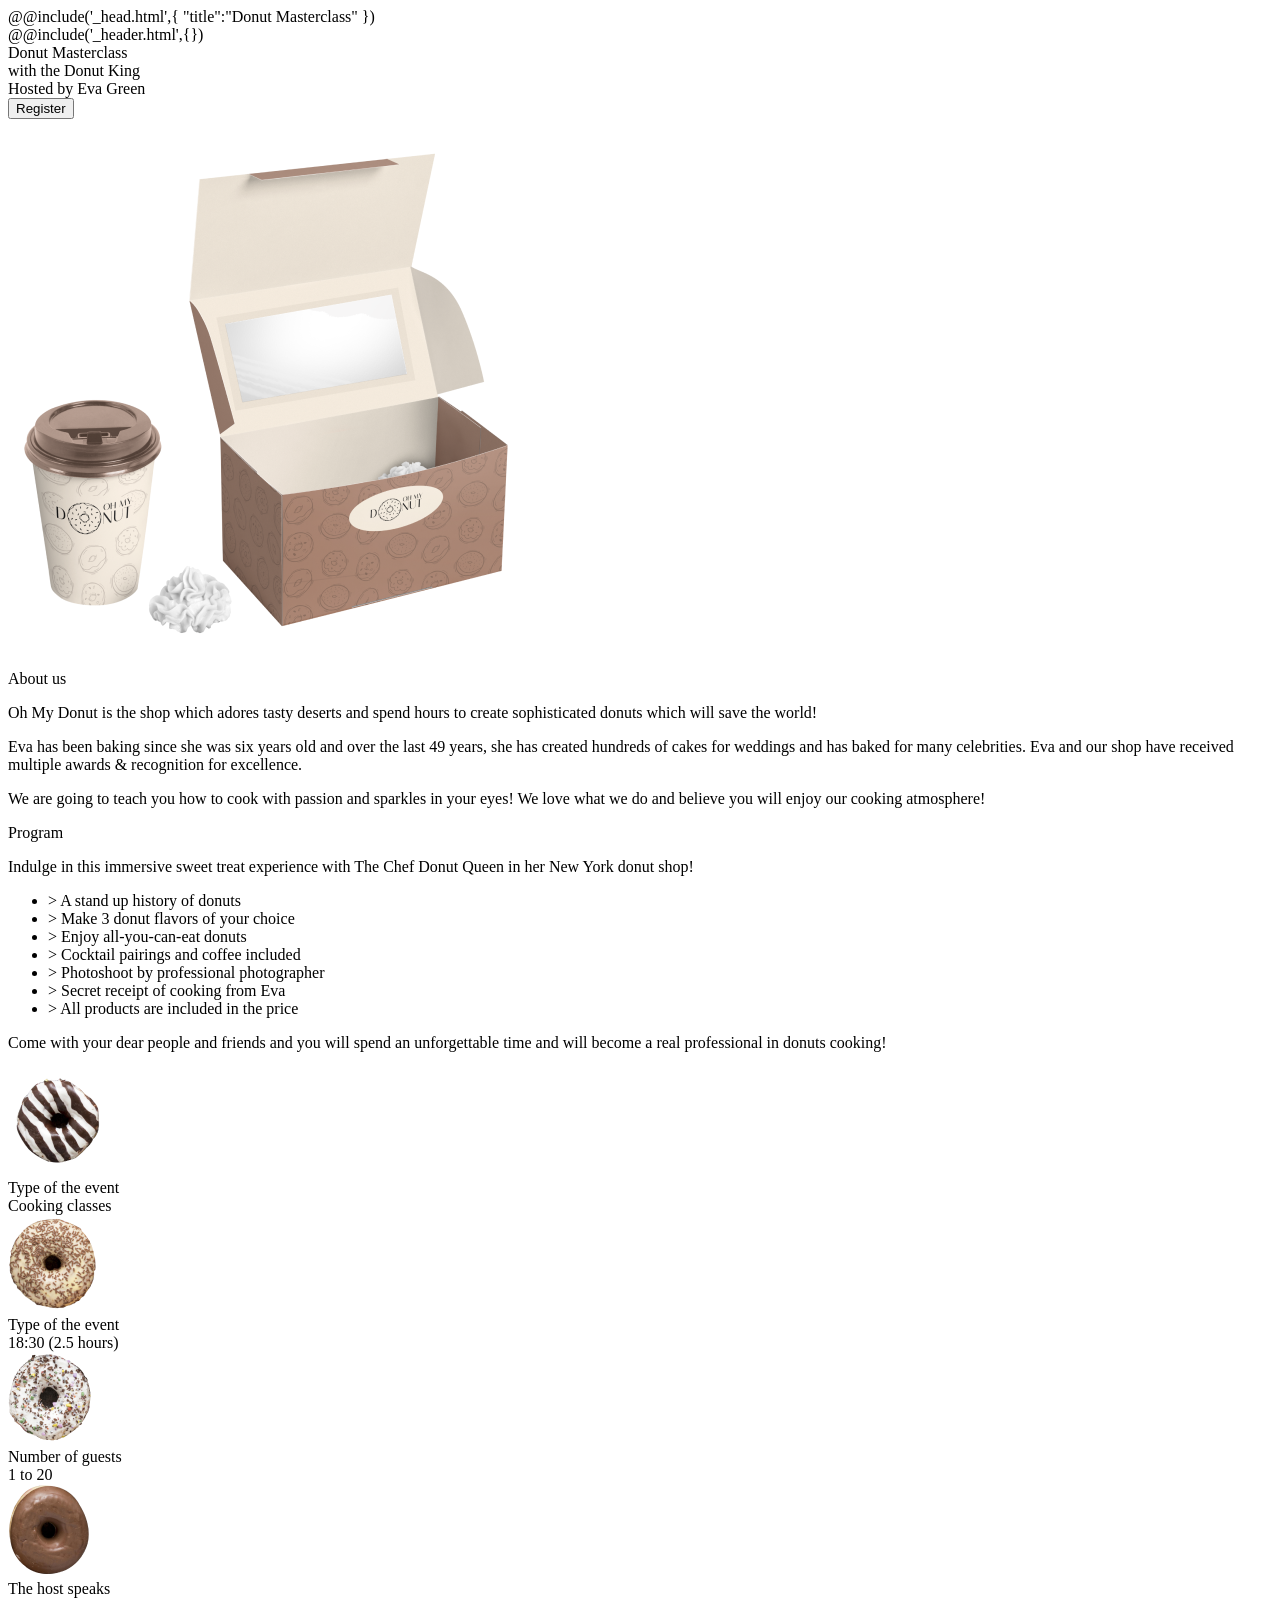
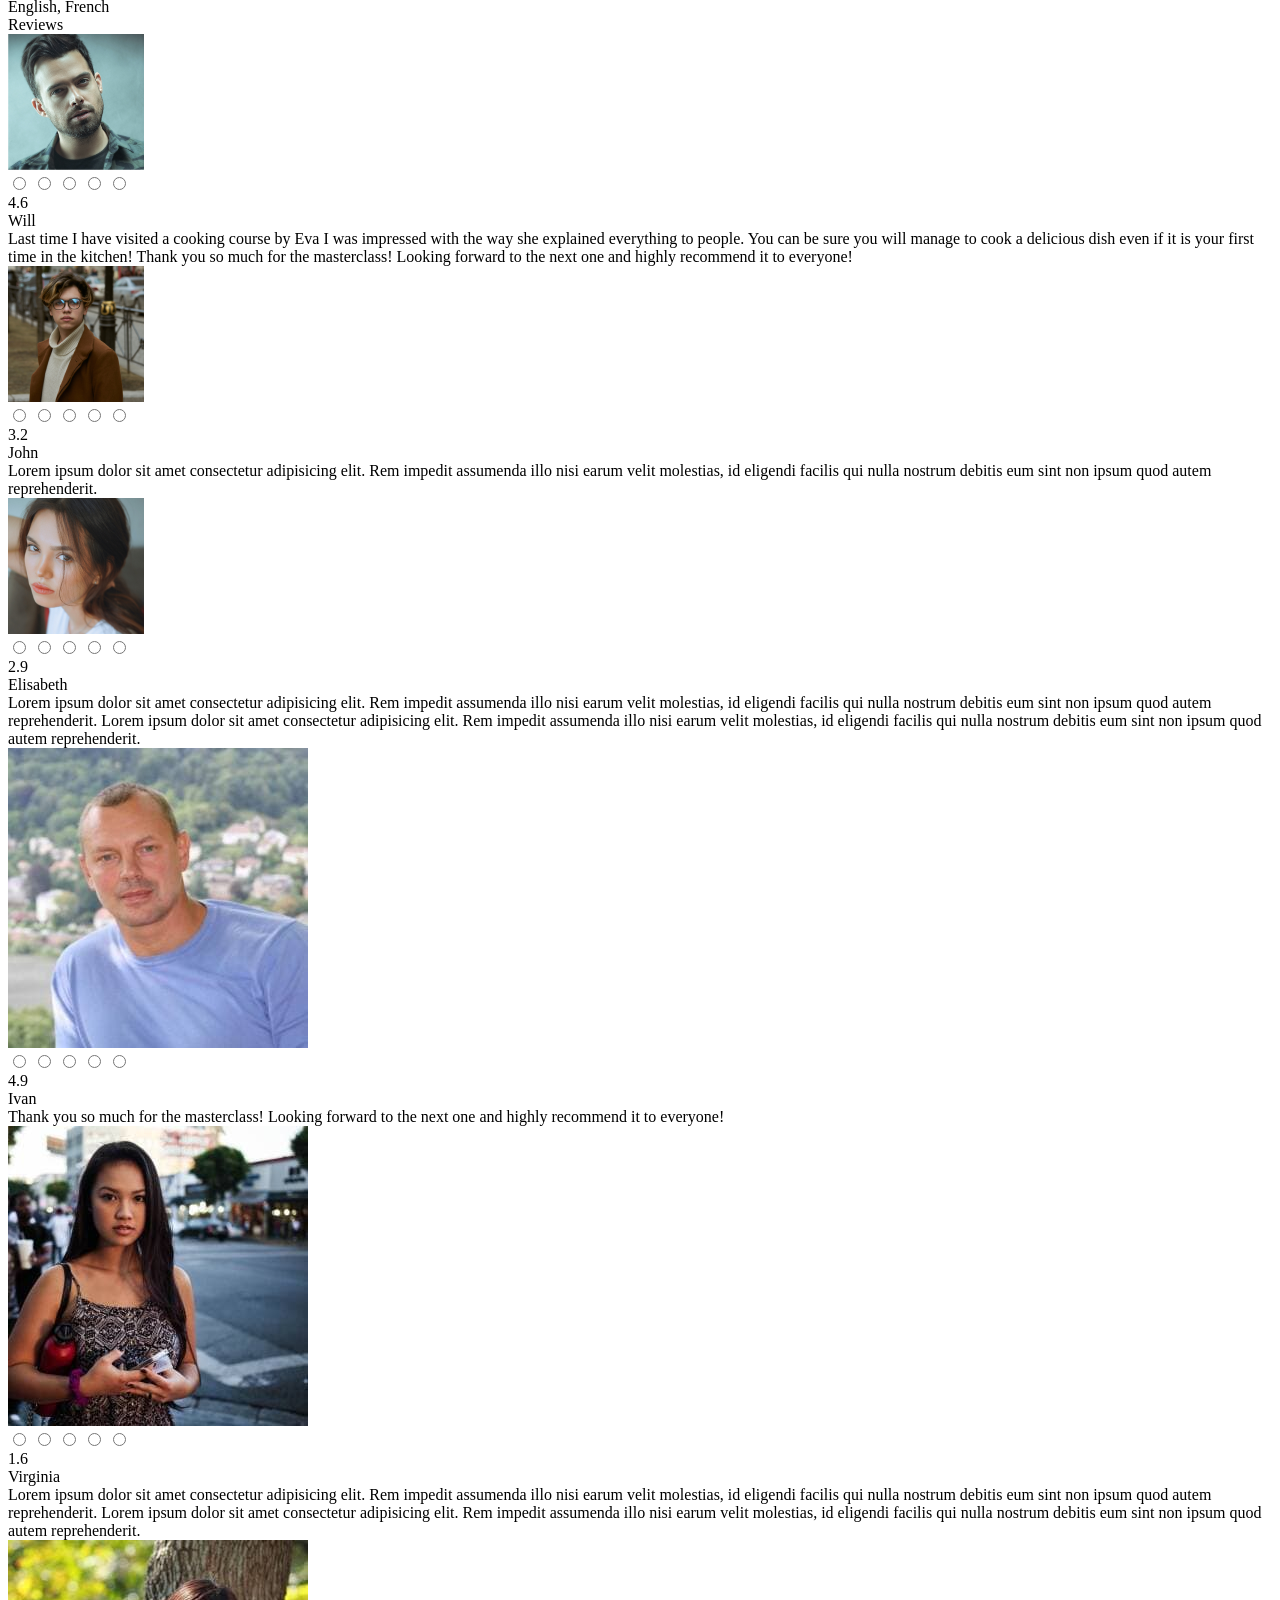
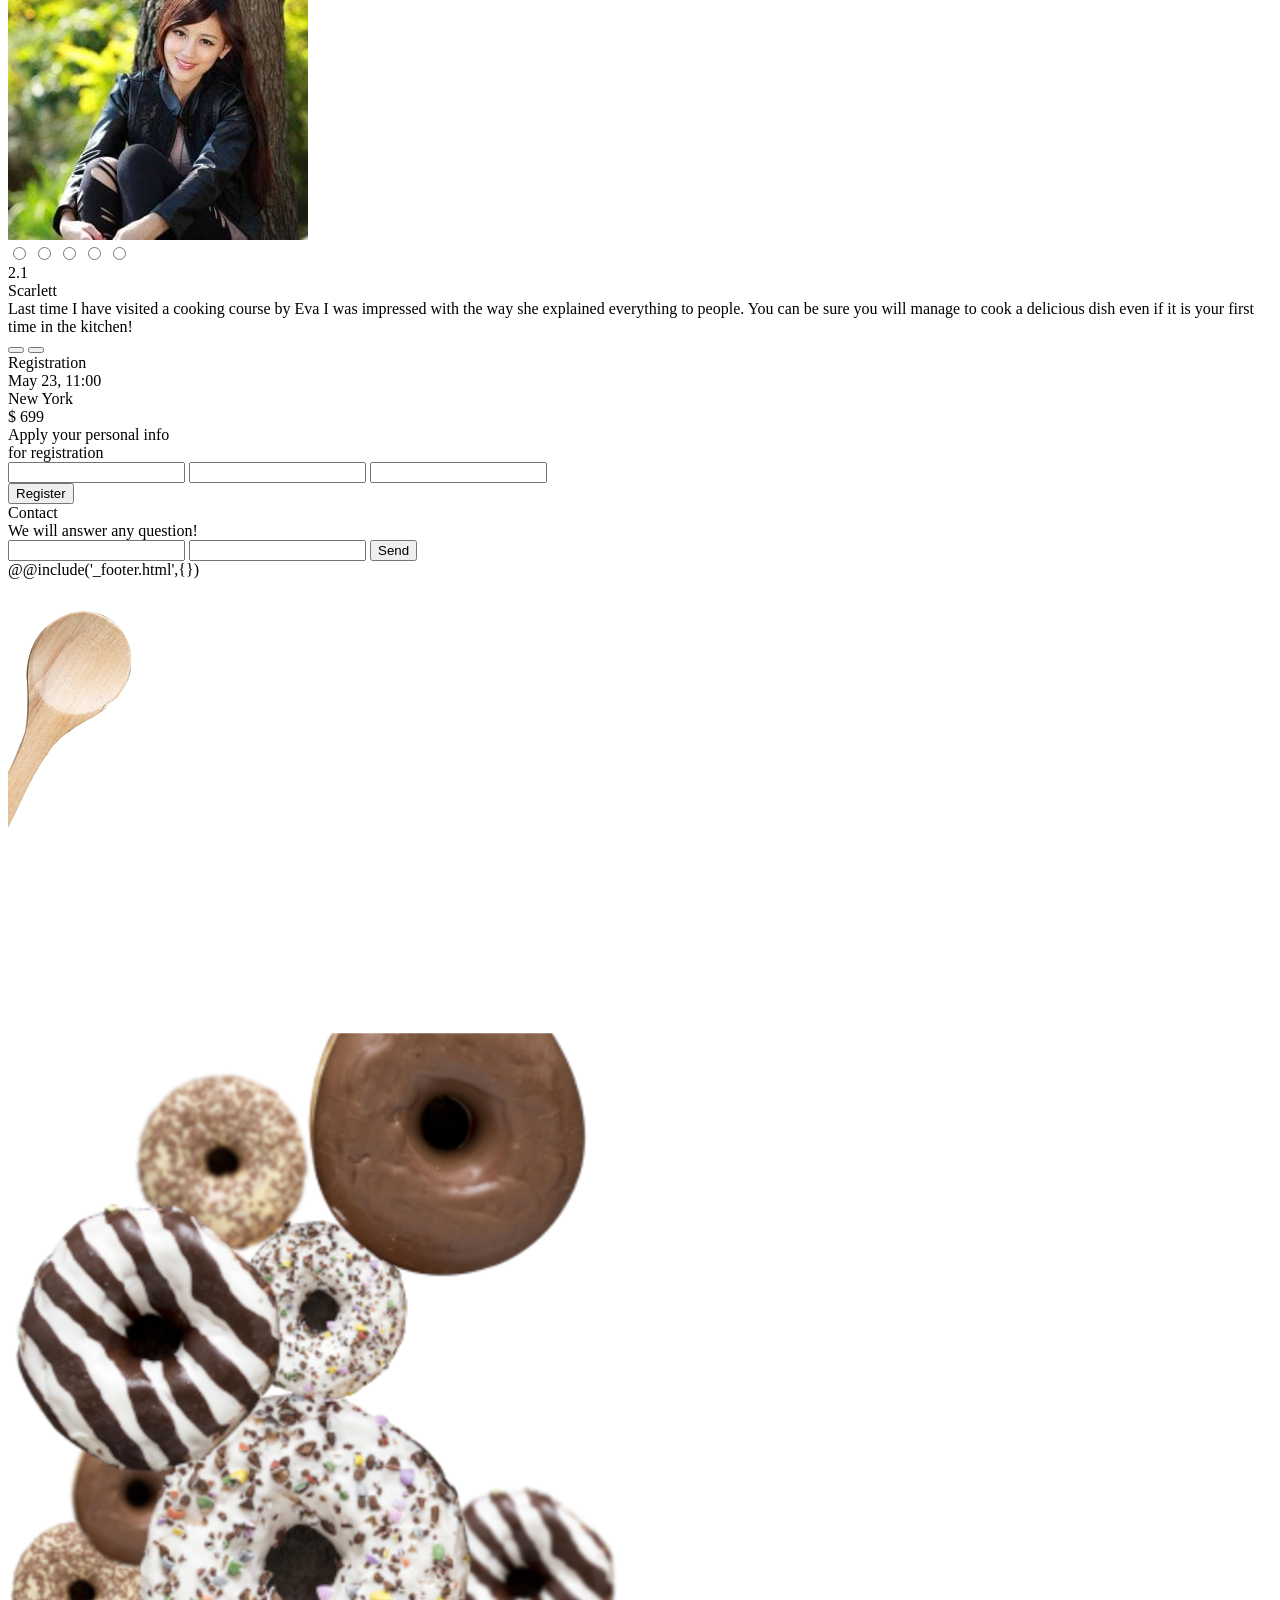
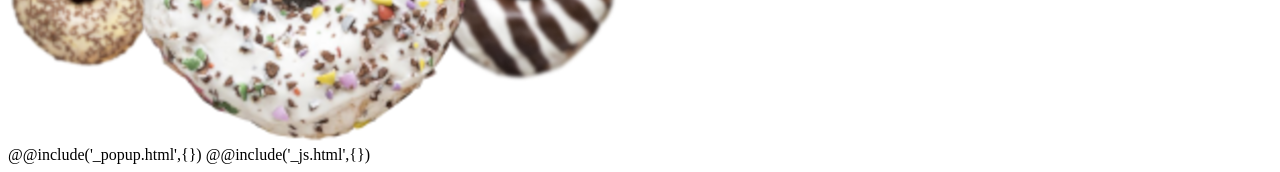
<file: #src/index.html>
<!DOCTYPE html>
<html lang="ru">
@@include('_head.html',{
"title":"Donut Masterclass"
})

<body>
	<div class="wrapper">

		@@include('_header.html',{})
		<main class="page">
			<section class="page__contant-main contant-main">
				<div class="contant-main__container _container">
					<div class="contant-main__title">Donut Masterclass<br />with the Donut King</div>
					<div class="contant-main__by">Hosted by Eva Green</div>
					<button type="submit" class="contant-main__register buttons">Register</button>
					<div class="contant-main__social">
						<div class="social__items social_left">
							<a href="" class="social-item _icon-twitter"></a>
							<a href="" class="social-item _icon-instagram"></a>
							<a href="" class="social-item _icon-facebook"></a>
						</div>
					</div>
				</div>
			</section>
			<section class="page__about about">
				<div class="about__container _container">
					<div class="about__body">
						<div class="about__img">
							<img src="img/CupcakeBox.png" alt="">
						</div>
						<div data-spollers="670,max" class="about__content">
							<!--<div class="spollers-block__item">-->

							<div data-spoller="" class="about__title title spollers-block__title _spoller">About us
							</div>
							<!--<button type="button" data-spoller="" class="about__title title ">About us</button>-->
							<div class="about__text text spollers-block__body">
								<p>Oh My Donut is the shop which adores tasty deserts and spend hours to create
									sophisticated donuts which will save the
									world!</p>
								<p>Eva has been baking since she was six years old and over the last 49 years, she
									has created hundreds of cakes for weddings and has baked for many celebrities.
									Eva
									and our shop have received multiple
									awards & recognition for excellence.</p>
								<p>We are going to teach you how to cook with passion and sparkles in your eyes! We
									love
									what we do and believe you will
									enjoy our cooking atmosphere!</p>
							</div>

						</div>
					</div>
				</div>
			</section>
			<section class="page__program program">
				<div class="program__container _container">
					<div class="program__body">
						<div data-spollers="670,max" class="program__content">
							<div data-spoller class="program__title title">Program</div>
							<div class="program__text text">
								<p>Indulge in this immersive sweet treat experience with The Chef Donut Queen
									in her New York donut shop!</p>
								<ul>
									<li>> A stand up history of donuts</li>
									<li>> Make 3 donut flavors of your choice</li>
									<li>> Enjoy all-you-can-eat donuts</li>
									<li>> Cocktail pairings and coffee included</li>
									<li>> Photoshoot by professional photographer</li>
									<li>> Secret receipt of cooking from Eva</li>
									<li>> All products are included in the price</li>
								</ul>
								<p>Come with your dear people and friends
									and you will spend an unforgettable time and
									will become a real professional
									in donuts cooking!</p>
							</div>
						</div>
						<div class="program__events events">
							<div class="events__cols">
								<div class="events__col">
									<div class="events__item-container">
										<div class="events__img">
											<img src="img/pic01.png" alt="">
										</div>
										<div class="events__item">
											<div class="events__title">Type of the event</div>
											<div class="events__text">Cooking classes</div>
											<div class="events__icon _icon-chef-hat"></div>
										</div>
									</div>
									<div class="events__item-container">
										<div class="events__item">
											<div class="events__img">
												<img src="img/pic04.png" alt="">
											</div>
											<div class="events__title">Type of the event</div>
											<div class="events__text">18:30 (2.5 hours)</div>
											<div class="events__icon _icon-clock"></div>
										</div>
									</div>
								</div>
								<div class="events__col events__col_down">
									<div class="events__item-container">
										<div class="events__item">
											<div class="events__img">
												<img src="img/pic02.png" alt="">
											</div>
											<div class="events__title">Number of guests</div>
											<div class="events__text">1 to 20</div>
											<div class="events__icon _icon-people"></div>
										</div>
									</div>
									<div class="events__item-container">
										<div class="events__item">
											<div class="events__img">
												<img src="img/pic03.png" alt="">
											</div>
											<div class="events__title">The host speaks</div>
											<div class="events__text">English, French</div>
											<div class="events__icon _icon-chat"></div>
										</div>
									</div>
								</div>
							</div>
						</div>
					</div>
				</div>
			</section>
			<section class="page__reviews reviews">
				<div class="reviews__container _container">
					<div class="reviews__title title">Reviews</div>
					<div class="reviews__slider slider-reviews">
						<div class="slider-reviews__body _swiper">
							<div class="slider-reviews__slide">
								<div class="slider-reviews__photo _ibg">
									<img src="img/photo/photo03.png" alt="">
								</div>
								<div class="slider-reviews__rating">
									<div data-ajax="false" class="rating rating_set">
										<div class="rating__body">
											<div class="rating__active"></div>
											<div class="rating__items">
												<input type="radio" class="rating__item" value="1" name="rating">
												<input type="radio" class="rating__item" value="2" name="rating">
												<input type="radio" class="rating__item" value="3" name="rating">
												<input type="radio" class="rating__item" value="4" name="rating">
												<input type="radio" class="rating__item" value="5" name="rating">
											</div>
										</div>
										<div class="rating__value">4.6</div>
									</div>
								</div>
								<div class="slider-reviews__name">Will</div>
								<div data-swiper-parallax-opacity="0" data-swiper-parallax-y="-100%"
									class="slider-reviews__text">Last time I have visited a cooking course by Eva
									I was impressed with the way she explained everything
									to people. You can be sure you will manage to cook a delicious dish even if it is
									your first time in the kitchen!
									Thank you so much for the masterclass! Looking forward to the next one and highly
									recommend it to everyone!</div>
							</div>
							<div class="slider-reviews__slide">
								<div class="slider-reviews__photo _ibg">
									<img src="img/photo/photo02.png" alt="">
								</div>
								<div class="slider-reviews__rating">
									<div data-ajax="false" class="rating rating_set">
										<div class="rating__body">
											<div class="rating__active"></div>
											<div class="rating__items">
												<input type="radio" class="rating__item" value="1" name="rating">
												<input type="radio" class="rating__item" value="2" name="rating">
												<input type="radio" class="rating__item" value="3" name="rating">
												<input type="radio" class="rating__item" value="4" name="rating">
												<input type="radio" class="rating__item" value="5" name="rating">
											</div>
										</div>
										<div class="rating__value">3.2</div>
									</div>
								</div>
								<div class="slider-reviews__name">John</div>
								<div data-swiper-parallax-opacity="0" data-swiper-parallax-y="-100%"
									class="slider-reviews__text">Lorem ipsum dolor sit amet consectetur adipisicing
									elit. Rem impedit assumenda illo nisi earum velit molestias, id eligendi facilis qui
									nulla nostrum debitis eum sint non ipsum quod autem reprehenderit.</div>
							</div>
							<div class="slider-reviews__slide">
								<div class="slider-reviews__photo _ibg">
									<img src="img/photo/photo01.png" alt="">
								</div>
								<div class="slider-reviews__rating">
									<div data-ajax="false" class="rating rating_set">
										<div class="rating__body">
											<div class="rating__active"></div>
											<div class="rating__items">
												<input type="radio" class="rating__item" value="1" name="rating">
												<input type="radio" class="rating__item" value="2" name="rating">
												<input type="radio" class="rating__item" value="3" name="rating">
												<input type="radio" class="rating__item" value="4" name="rating">
												<input type="radio" class="rating__item" value="5" name="rating">
											</div>
										</div>
										<div class="rating__value">2.9</div>
									</div>
								</div>
								<div class="slider-reviews__name">Elisabeth</div>
								<div data-swiper-parallax-opacity="0" data-swiper-parallax-y="-100%"
									class="slider-reviews__text">Lorem ipsum dolor sit amet consectetur adipisicing
									elit. Rem impedit assumenda illo nisi earum velit molestias, id eligendi facilis qui
									nulla nostrum debitis eum sint non ipsum quod autem reprehenderit. Lorem ipsum dolor
									sit amet consectetur adipisicing
									elit. Rem impedit assumenda illo nisi earum velit molestias, id eligendi facilis qui
									nulla nostrum debitis eum sint non ipsum quod autem reprehenderit.</div>
							</div>
							<div class="slider-reviews__slide">
								<div class="slider-reviews__photo _ibg">
									<img src="img/photo/photo06.png" alt="">
								</div>
								<div class="slider-reviews__rating">
									<div data-ajax="false" class="rating rating_set">
										<div class="rating__body">
											<div class="rating__active"></div>
											<div class="rating__items">
												<input type="radio" class="rating__item" value="1" name="rating">
												<input type="radio" class="rating__item" value="2" name="rating">
												<input type="radio" class="rating__item" value="3" name="rating">
												<input type="radio" class="rating__item" value="4" name="rating">
												<input type="radio" class="rating__item" value="5" name="rating">
											</div>
										</div>
										<div class="rating__value">4.9</div>
									</div>
								</div>
								<div class="slider-reviews__name">Ivan</div>
								<div data-swiper-parallax-opacity="0" data-swiper-parallax-y="-100%"
									class="slider-reviews__text">Thank you so much for the masterclass! Looking forward
									to the next one and highly recommend it to everyone!
								</div>
							</div>
							<div class="slider-reviews__slide">
								<div class="slider-reviews__photo _ibg">
									<img src="img/photo/photo05.png" alt="">
								</div>
								<div class="slider-reviews__rating">
									<div data-ajax="false" class="rating rating_set">
										<div class="rating__body">
											<div class="rating__active"></div>
											<div class="rating__items">
												<input type="radio" class="rating__item" value="1" name="rating">
												<input type="radio" class="rating__item" value="2" name="rating">
												<input type="radio" class="rating__item" value="3" name="rating">
												<input type="radio" class="rating__item" value="4" name="rating">
												<input type="radio" class="rating__item" value="5" name="rating">
											</div>
										</div>
										<div class="rating__value">1.6</div>
									</div>
								</div>
								<div class="slider-reviews__name">Virginia</div>
								<div data-swiper-parallax-opacity="0" data-swiper-parallax-y="-100%"
									class="slider-reviews__text">Lorem ipsum dolor sit amet consectetur adipisicing
									elit. Rem impedit assumenda illo nisi earum velit molestias, id eligendi facilis qui
									nulla nostrum debitis eum sint non ipsum quod autem reprehenderit. Lorem ipsum dolor
									sit amet consectetur adipisicing
									elit. Rem impedit assumenda illo nisi earum velit molestias, id eligendi facilis qui
									nulla nostrum debitis eum sint non ipsum quod autem reprehenderit.</div>
							</div>
							<div class="slider-reviews__slide">
								<div class="slider-reviews__photo _ibg">
									<img src="img/photo/photo04.png" alt="">
								</div>
								<div class="slider-reviews__rating">
									<div data-ajax="false" class="rating rating_set">
										<div class="rating__body">
											<div class="rating__active"></div>
											<div class="rating__items">
												<input type="radio" class="rating__item" value="1" name="rating">
												<input type="radio" class="rating__item" value="2" name="rating">
												<input type="radio" class="rating__item" value="3" name="rating">
												<input type="radio" class="rating__item" value="4" name="rating">
												<input type="radio" class="rating__item" value="5" name="rating">
											</div>
										</div>
										<div class="rating__value">2.1</div>
									</div>
								</div>
								<div class="slider-reviews__name">Scarlett</div>
								<div data-swiper-parallax-opacity="0" data-swiper-parallax-y="-100%"
									class="slider-reviews__text">Last time I have visited a cooking course by Eva I was
									impressed with the way she explained everything to people. You
									can be sure you will manage to cook a delicious dish even if it is your first time
									in the kitchen!
								</div>
							</div>
						</div>
						<div class="slider-reviews__arrows slider-arrows">
							<button type="button" class="slider-arrow slider-arrow_prev _icon-circle-left"></button>
							<span class="slider-arrows__slide-number"></span>
							<button type="button" class="slider-arrow slider-arrow_next _icon-circle-right"></button>
						</div>
						<div class="slider-reviews__dotts"></div>
					</div>
				</div>
			</section>
			<section class="section page__registration registration">
				<div class="registration__container _container">
					<div class="registration__body2">
						<div class="registration__title title">Registration</div>

						<div class="registration__body">

							<div class="registration__col1">
								<div class="registration__text">May 23, 11:00<br />
									New York</div>
								<div class="registration__price">$ 699</div>
							</div>
							<div class="registration__col2">
								<form data-message="subscribe" data-test action="#" class="registration__form form-reg">
									<div class="form-reg__input">
										<div class="form-reg__title">Apply your personal info<br />
											for registration</div>
										<input autocomplete="off" type="text" name="form[]" data-error="enter name"
											data-value="Your name" class="form-reg__name input-common">
										<input autocomplete="off" type="text" name="form[]" data-error="error phone"
											data-value="Phone number" class="form-reg__phone input-common _req _email">
										<input autocomplete="off" type="text" name="form[]" data-error="error email"
											data-value="Email" class="form-reg__email input-common _req _email">
									</div>
									<button type="submit" class="form-reg__button buttons">Register</button>
								</form>
							</div>
						</div>
						<div class="registration__img">
							<!--<img src="img/donut4.png" alt="" class="">-->
						</div>
						<div class="registration__img2">
							<!--<img src="img/donut4.png" alt="" class="">-->
						</div>
					</div>
				</div>
			</section>
			<section class="page__contact contact">
				<div class="contact__container _container">
					<div class="contact__body">
						<div class="contact__title title">Contact</div>
						<div class="contact__text">We will answer any question!</div>
						<form action="#" class="contact__form form-contact">

							<input autocomplete="off" type="text" name="form[]" data-error="error email"
								data-value="Email" class="form-contact__email input-common _req _email">
							<input autocomplete="off" type="text" name="form[]" data-error="enter name"
								data-value="Type your question" class="form-contact__question input-common">


							<button type="submit" class="form-contact__button buttons">Send</button>
						</form>
					</div>
				</div>
			</section>
		</main>
		@@include('_footer.html',{})
		<section class="wrapper__bg-img bg-img">
			<div class="bg-img__images">
				<div class="bg-img__image1">
					<img src="img/spoon.png" alt="">
				</div>
				<div class="bg-img__image2">
					<img src="img/picall.png" alt="">
				</div>
			</div>
		</section>
	</div>
	@@include('_popup.html',{})
	@@include('_js.html',{})
</body>

</html>
</file>
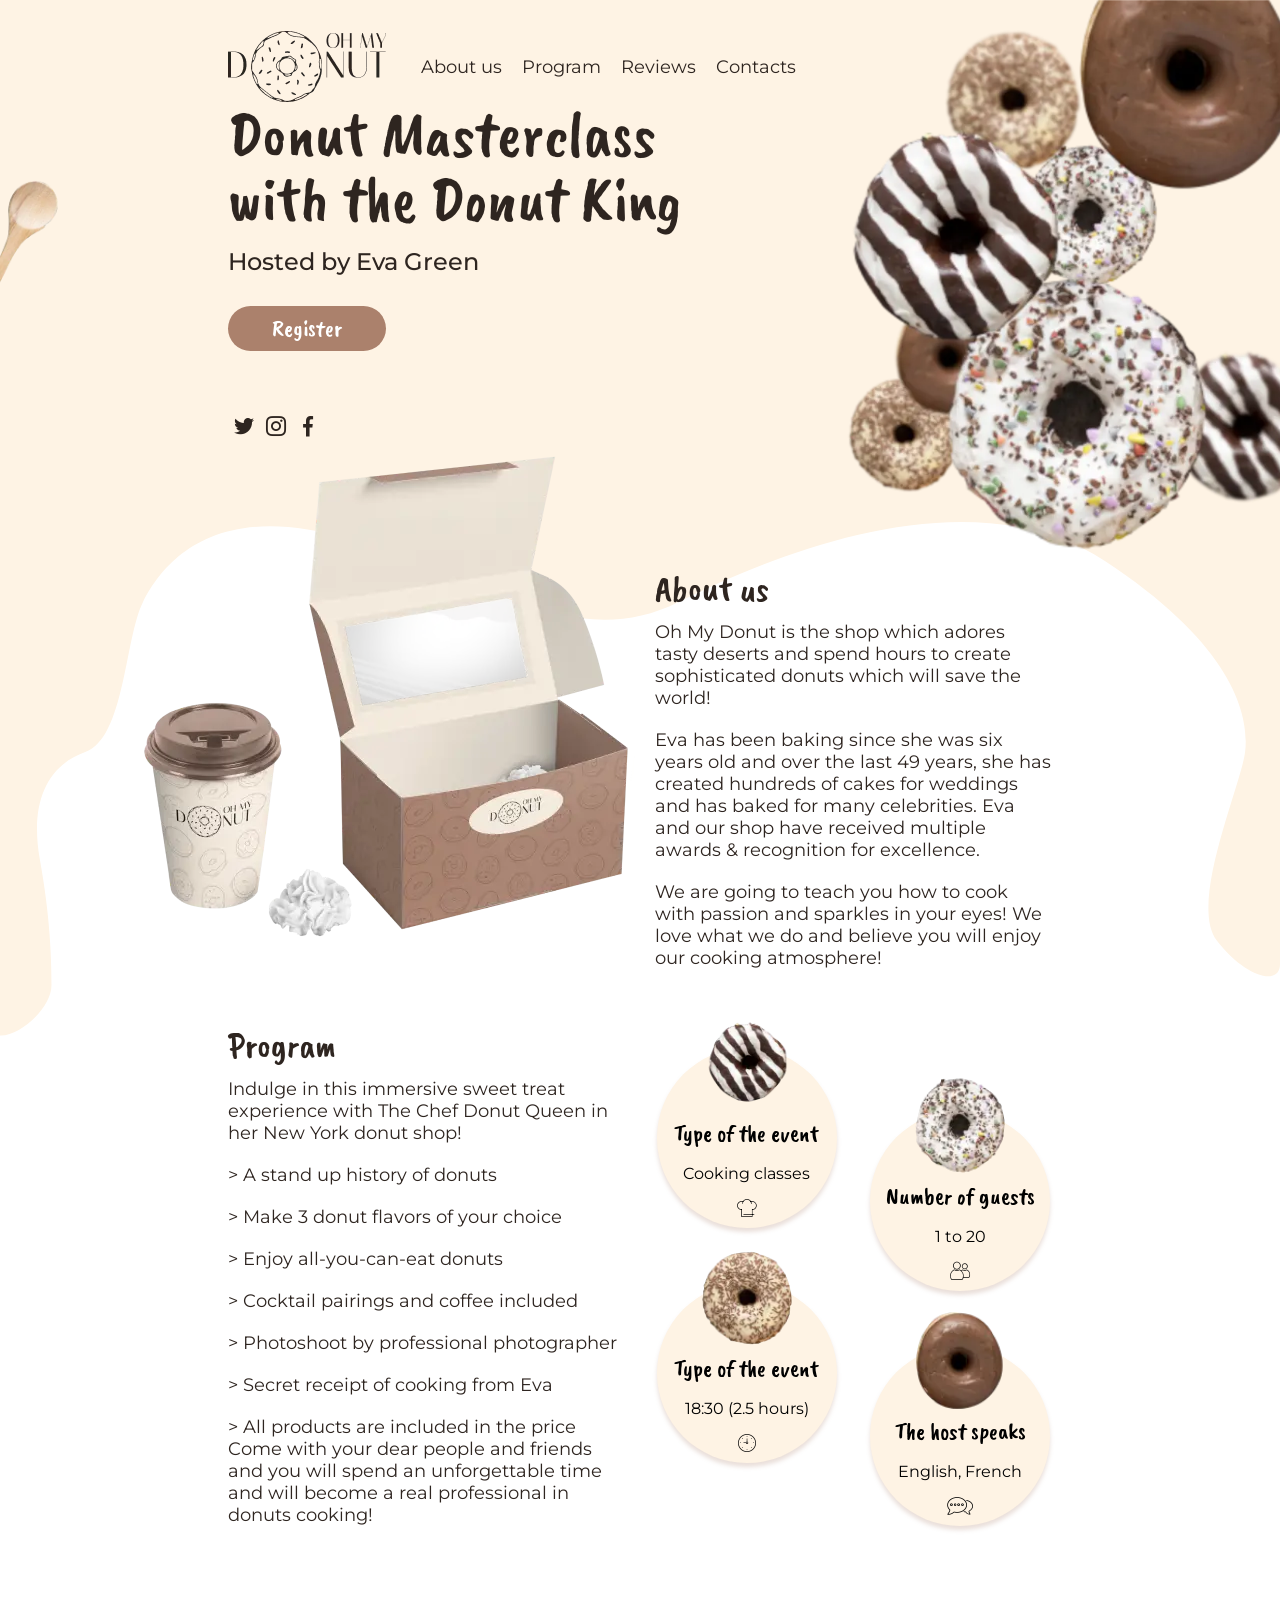
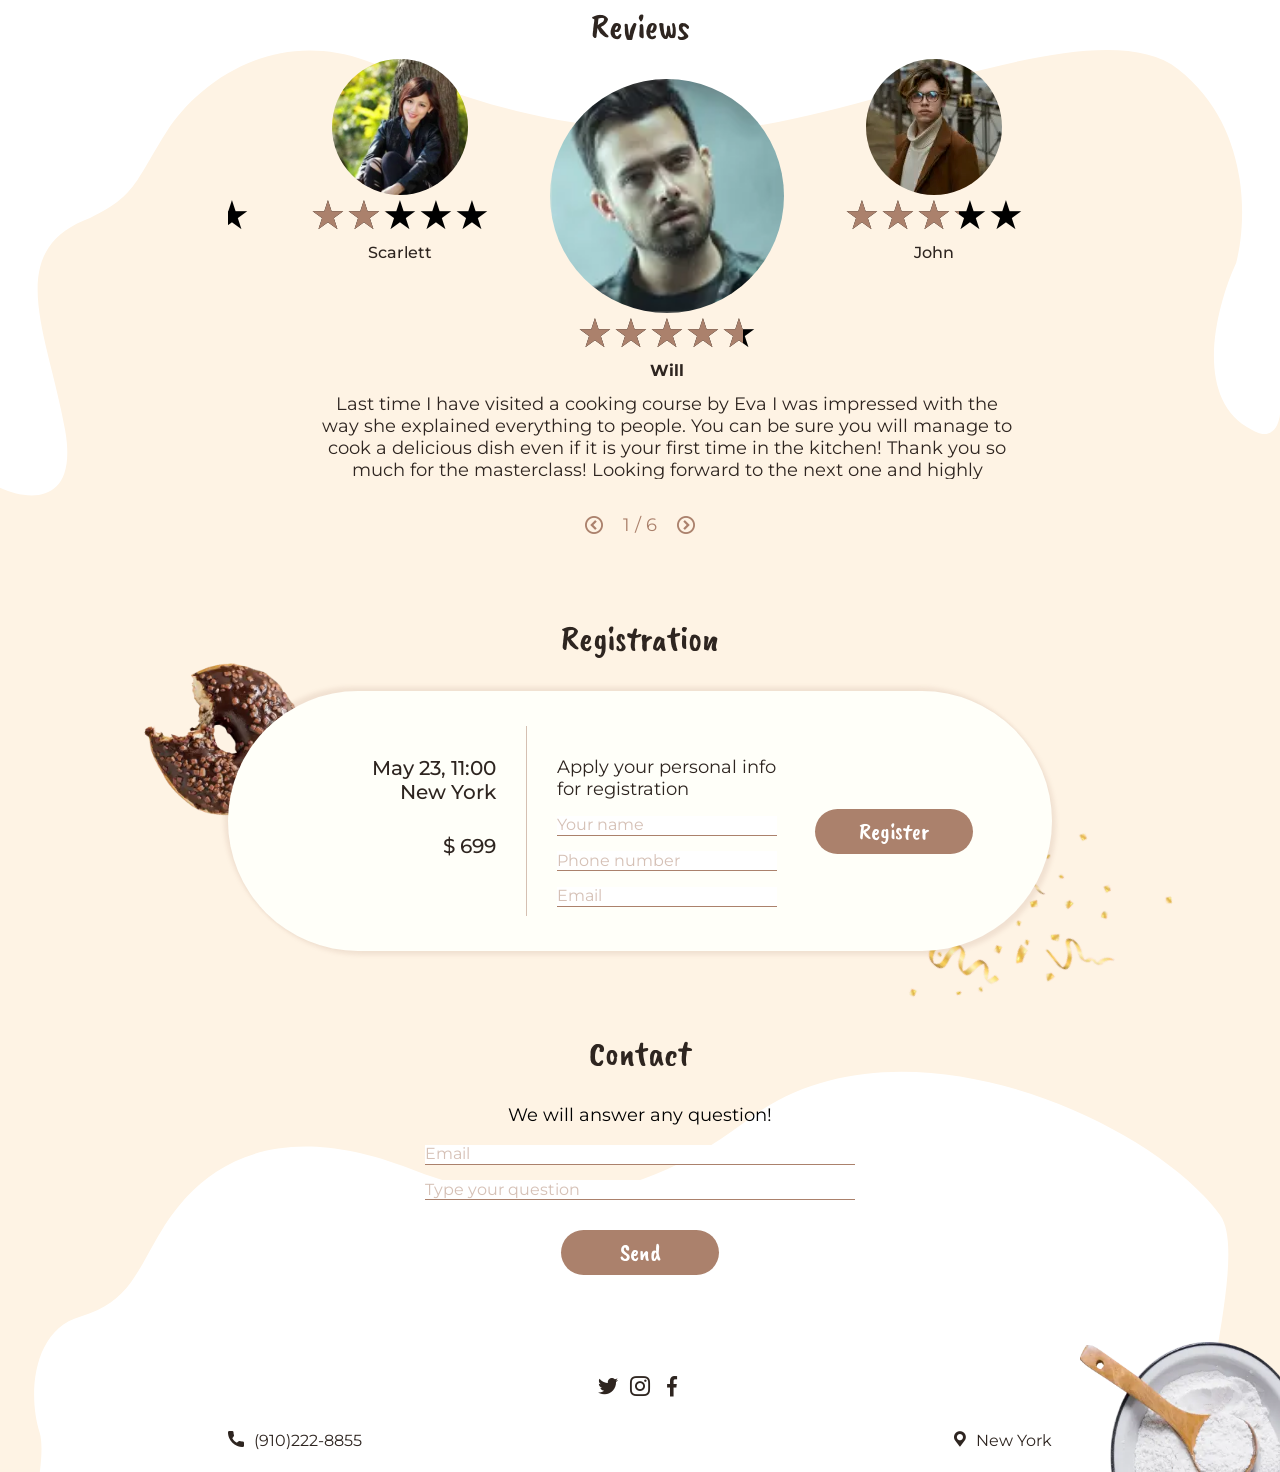
<file: docs/index.html>
<!DOCTYPE html><html lang="ru"> <head>	<title>Donut Masterclass</title>	<meta charset="UTF-8">	<meta name="format-detection" content="telephone=no">	<link rel="stylesheet" href="css/style.min.css">	<link rel="shortcut icon" href="favicon.ico">	<!-- <meta name="robots" content="noindex, nofollow"> -->	<!-- <meta name="viewport" content="width=device-width, initial-scale=1.0, maximum-scale=1.0, user-scalable=0"> -->	<meta name="viewport" content="width=device-width, initial-scale=1.0"></head><body>	<div class="wrapper">		<header class="header">	<div class="header__content _container">		<div class="header__body">			<a href="" class="header__logo _ibg">				<picture><source srcset="img/logo.webp" type="image/webp"><img src="img/logo.png" alt=""></picture>			</a>			<div class="header__menu menu">				<nav class="menu__body">					<ul class="menu__list">						<li class="menu__item menu__logo-menu _ibg">							<picture><source srcset="img/logo.webp" type="image/webp"><img src="img/logo.png" alt=""></picture>						</li>						<li class="menu__item">							<a href="" class="menu__link">About us</a>						</li>						<li class="menu__item">							<a href="" class="menu__link">Program</a>						</li>						<li class="menu__item">							<a href="" class="menu__link">Reviews</a>						</li>						<li class="menu__item">							<a href="" class="menu__link">Contacts</a>						</li>					</ul>				</nav>			</div>			<button type="button" class="icon-menu">				<span></span>				<span></span>				<span></span>			</button>		</div>	</div></header>		<main class="page">			<section class="page__contant-main contant-main">				<div class="contant-main__container _container">					<div class="contant-main__title">Donut Masterclass<br />with the Donut King</div>					<div class="contant-main__by">Hosted by Eva Green</div>					<button type="submit" class="contant-main__register buttons">Register</button>					<div class="contant-main__social">						<div class="social__items social_left">							<a href="" class="social-item _icon-twitter"></a>							<a href="" class="social-item _icon-instagram"></a>							<a href="" class="social-item _icon-facebook"></a>						</div>					</div>				</div>			</section>			<section class="page__about about">				<div class="about__container _container">					<div class="about__body">						<div class="about__img">							<picture><source srcset="img/CupcakeBox.webp" type="image/webp"><img src="img/CupcakeBox.png" alt=""></picture>						</div>						<div data-spollers="670,max" class="about__content">							<!--<div class="spollers-block__item">-->							<div data-spoller="" class="about__title title spollers-block__title _spoller">About us							</div>							<!--<button type="button" data-spoller="" class="about__title title ">About us</button>-->							<div class="about__text text spollers-block__body">								<p>Oh My Donut is the shop which adores tasty deserts and spend hours to create									sophisticated donuts which will save the									world!</p>								<p>Eva has been baking since she was six years old and over the last 49 years, she									has created hundreds of cakes for weddings and has baked for many celebrities.									Eva									and our shop have received multiple									awards & recognition for excellence.</p>								<p>We are going to teach you how to cook with passion and sparkles in your eyes! We									love									what we do and believe you will									enjoy our cooking atmosphere!</p>							</div>						</div>					</div>				</div>			</section>			<section class="page__program program">				<div class="program__container _container">					<div class="program__body">						<div data-spollers="670,max" class="program__content">							<div data-spoller class="program__title title">Program</div>							<div class="program__text text">								<p>Indulge in this immersive sweet treat experience with The Chef Donut Queen									in her New York donut shop!</p>								<ul>									<li>> A stand up history of donuts</li>									<li>> Make 3 donut flavors of your choice</li>									<li>> Enjoy all-you-can-eat donuts</li>									<li>> Cocktail pairings and coffee included</li>									<li>> Photoshoot by professional photographer</li>									<li>> Secret receipt of cooking from Eva</li>									<li>> All products are included in the price</li>								</ul>								<p>Come with your dear people and friends									and you will spend an unforgettable time and									will become a real professional									in donuts cooking!</p>							</div>						</div>						<div class="program__events events">							<div class="events__cols">								<div class="events__col">									<div class="events__item-container">										<div class="events__img">											<picture><source srcset="img/pic01.webp" type="image/webp"><img src="img/pic01.png" alt=""></picture>										</div>										<div class="events__item">											<div class="events__title">Type of the event</div>											<div class="events__text">Cooking classes</div>											<div class="events__icon _icon-chef-hat"></div>										</div>									</div>									<div class="events__item-container">										<div class="events__item">											<div class="events__img">												<picture><source srcset="img/pic04.webp" type="image/webp"><img src="img/pic04.png" alt=""></picture>											</div>											<div class="events__title">Type of the event</div>											<div class="events__text">18:30 (2.5 hours)</div>											<div class="events__icon _icon-clock"></div>										</div>									</div>								</div>								<div class="events__col events__col_down">									<div class="events__item-container">										<div class="events__item">											<div class="events__img">												<picture><source srcset="img/pic02.webp" type="image/webp"><img src="img/pic02.png" alt=""></picture>											</div>											<div class="events__title">Number of guests</div>											<div class="events__text">1 to 20</div>											<div class="events__icon _icon-people"></div>										</div>									</div>									<div class="events__item-container">										<div class="events__item">											<div class="events__img">												<picture><source srcset="img/pic03.webp" type="image/webp"><img src="img/pic03.png" alt=""></picture>											</div>											<div class="events__title">The host speaks</div>											<div class="events__text">English, French</div>											<div class="events__icon _icon-chat"></div>										</div>									</div>								</div>							</div>						</div>					</div>				</div>			</section>			<section class="page__reviews reviews">				<div class="reviews__container _container">					<div class="reviews__title title">Reviews</div>					<div class="reviews__slider slider-reviews">						<div class="slider-reviews__body _swiper">							<div class="slider-reviews__slide">								<div class="slider-reviews__photo _ibg">									<picture><source srcset="img/photo/photo03.webp" type="image/webp"><img src="img/photo/photo03.png" alt=""></picture>								</div>								<div class="slider-reviews__rating">									<div data-ajax="false" class="rating rating_set">										<div class="rating__body">											<div class="rating__active"></div>											<div class="rating__items">												<input type="radio" class="rating__item" value="1" name="rating">												<input type="radio" class="rating__item" value="2" name="rating">												<input type="radio" class="rating__item" value="3" name="rating">												<input type="radio" class="rating__item" value="4" name="rating">												<input type="radio" class="rating__item" value="5" name="rating">											</div>										</div>										<div class="rating__value">4.6</div>									</div>								</div>								<div class="slider-reviews__name">Will</div>								<div data-swiper-parallax-opacity="0" data-swiper-parallax-y="-100%"									class="slider-reviews__text">Last time I have visited a cooking course by Eva									I was impressed with the way she explained everything									to people. You can be sure you will manage to cook a delicious dish even if it is									your first time in the kitchen!									Thank you so much for the masterclass! Looking forward to the next one and highly									recommend it to everyone!</div>							</div>							<div class="slider-reviews__slide">								<div class="slider-reviews__photo _ibg">									<picture><source srcset="img/photo/photo02.webp" type="image/webp"><img src="img/photo/photo02.png" alt=""></picture>								</div>								<div class="slider-reviews__rating">									<div data-ajax="false" class="rating rating_set">										<div class="rating__body">											<div class="rating__active"></div>											<div class="rating__items">												<input type="radio" class="rating__item" value="1" name="rating">												<input type="radio" class="rating__item" value="2" name="rating">												<input type="radio" class="rating__item" value="3" name="rating">												<input type="radio" class="rating__item" value="4" name="rating">												<input type="radio" class="rating__item" value="5" name="rating">											</div>										</div>										<div class="rating__value">3.2</div>									</div>								</div>								<div class="slider-reviews__name">John</div>								<div data-swiper-parallax-opacity="0" data-swiper-parallax-y="-100%"									class="slider-reviews__text">Lorem ipsum dolor sit amet consectetur adipisicing									elit. Rem impedit assumenda illo nisi earum velit molestias, id eligendi facilis qui									nulla nostrum debitis eum sint non ipsum quod autem reprehenderit.</div>							</div>							<div class="slider-reviews__slide">								<div class="slider-reviews__photo _ibg">									<picture><source srcset="img/photo/photo01.webp" type="image/webp"><img src="img/photo/photo01.png" alt=""></picture>								</div>								<div class="slider-reviews__rating">									<div data-ajax="false" class="rating rating_set">										<div class="rating__body">											<div class="rating__active"></div>											<div class="rating__items">												<input type="radio" class="rating__item" value="1" name="rating">												<input type="radio" class="rating__item" value="2" name="rating">												<input type="radio" class="rating__item" value="3" name="rating">												<input type="radio" class="rating__item" value="4" name="rating">												<input type="radio" class="rating__item" value="5" name="rating">											</div>										</div>										<div class="rating__value">2.9</div>									</div>								</div>								<div class="slider-reviews__name">Elisabeth</div>								<div data-swiper-parallax-opacity="0" data-swiper-parallax-y="-100%"									class="slider-reviews__text">Lorem ipsum dolor sit amet consectetur adipisicing									elit. Rem impedit assumenda illo nisi earum velit molestias, id eligendi facilis qui									nulla nostrum debitis eum sint non ipsum quod autem reprehenderit. Lorem ipsum dolor									sit amet consectetur adipisicing									elit. Rem impedit assumenda illo nisi earum velit molestias, id eligendi facilis qui									nulla nostrum debitis eum sint non ipsum quod autem reprehenderit.</div>							</div>							<div class="slider-reviews__slide">								<div class="slider-reviews__photo _ibg">									<picture><source srcset="img/photo/photo06.webp" type="image/webp"><img src="img/photo/photo06.png" alt=""></picture>								</div>								<div class="slider-reviews__rating">									<div data-ajax="false" class="rating rating_set">										<div class="rating__body">											<div class="rating__active"></div>											<div class="rating__items">												<input type="radio" class="rating__item" value="1" name="rating">												<input type="radio" class="rating__item" value="2" name="rating">												<input type="radio" class="rating__item" value="3" name="rating">												<input type="radio" class="rating__item" value="4" name="rating">												<input type="radio" class="rating__item" value="5" name="rating">											</div>										</div>										<div class="rating__value">4.9</div>									</div>								</div>								<div class="slider-reviews__name">Ivan</div>								<div data-swiper-parallax-opacity="0" data-swiper-parallax-y="-100%"									class="slider-reviews__text">Thank you so much for the masterclass! Looking forward									to the next one and highly recommend it to everyone!								</div>							</div>							<div class="slider-reviews__slide">								<div class="slider-reviews__photo _ibg">									<picture><source srcset="img/photo/photo05.webp" type="image/webp"><img src="img/photo/photo05.png" alt=""></picture>								</div>								<div class="slider-reviews__rating">									<div data-ajax="false" class="rating rating_set">										<div class="rating__body">											<div class="rating__active"></div>											<div class="rating__items">												<input type="radio" class="rating__item" value="1" name="rating">												<input type="radio" class="rating__item" value="2" name="rating">												<input type="radio" class="rating__item" value="3" name="rating">												<input type="radio" class="rating__item" value="4" name="rating">												<input type="radio" class="rating__item" value="5" name="rating">											</div>										</div>										<div class="rating__value">1.6</div>									</div>								</div>								<div class="slider-reviews__name">Virginia</div>								<div data-swiper-parallax-opacity="0" data-swiper-parallax-y="-100%"									class="slider-reviews__text">Lorem ipsum dolor sit amet consectetur adipisicing									elit. Rem impedit assumenda illo nisi earum velit molestias, id eligendi facilis qui									nulla nostrum debitis eum sint non ipsum quod autem reprehenderit. Lorem ipsum dolor									sit amet consectetur adipisicing									elit. Rem impedit assumenda illo nisi earum velit molestias, id eligendi facilis qui									nulla nostrum debitis eum sint non ipsum quod autem reprehenderit.</div>							</div>							<div class="slider-reviews__slide">								<div class="slider-reviews__photo _ibg">									<picture><source srcset="img/photo/photo04.webp" type="image/webp"><img src="img/photo/photo04.png" alt=""></picture>								</div>								<div class="slider-reviews__rating">									<div data-ajax="false" class="rating rating_set">										<div class="rating__body">											<div class="rating__active"></div>											<div class="rating__items">												<input type="radio" class="rating__item" value="1" name="rating">												<input type="radio" class="rating__item" value="2" name="rating">												<input type="radio" class="rating__item" value="3" name="rating">												<input type="radio" class="rating__item" value="4" name="rating">												<input type="radio" class="rating__item" value="5" name="rating">											</div>										</div>										<div class="rating__value">2.1</div>									</div>								</div>								<div class="slider-reviews__name">Scarlett</div>								<div data-swiper-parallax-opacity="0" data-swiper-parallax-y="-100%"									class="slider-reviews__text">Last time I have visited a cooking course by Eva I was									impressed with the way she explained everything to people. You									can be sure you will manage to cook a delicious dish even if it is your first time									in the kitchen!								</div>							</div>						</div>						<div class="slider-reviews__arrows slider-arrows">							<button type="button" class="slider-arrow slider-arrow_prev _icon-circle-left"></button>							<span class="slider-arrows__slide-number"></span>							<button type="button" class="slider-arrow slider-arrow_next _icon-circle-right"></button>						</div>						<div class="slider-reviews__dotts"></div>					</div>				</div>			</section>			<section class="section page__registration registration">				<div class="registration__container _container">					<div class="registration__body2">						<div class="registration__title title">Registration</div>						<div class="registration__body">							<div class="registration__col1">								<div class="registration__text">May 23, 11:00<br />									New York</div>								<div class="registration__price">$ 699</div>							</div>							<div class="registration__col2">								<form data-message="subscribe" data-test action="#" class="registration__form form-reg">									<div class="form-reg__input">										<div class="form-reg__title">Apply your personal info<br />											for registration</div>										<input autocomplete="off" type="text" name="form[]" data-error="enter name"											data-value="Your name" class="form-reg__name input-common">										<input autocomplete="off" type="text" name="form[]" data-error="error phone"											data-value="Phone number" class="form-reg__phone input-common _req _email">										<input autocomplete="off" type="text" name="form[]" data-error="error email"											data-value="Email" class="form-reg__email input-common _req _email">									</div>									<button type="submit" class="form-reg__button buttons">Register</button>								</form>							</div>						</div>						<div class="registration__img">							<!--<picture><source srcset="img/donut4.webp" type="image/webp"><img src="img/donut4.png" alt="" class=""></picture>-->						</div>						<div class="registration__img2">							<!--<picture><source srcset="img/donut4.webp" type="image/webp"><img src="img/donut4.png" alt="" class=""></picture>-->						</div>					</div>				</div>			</section>			<section class="page__contact contact">				<div class="contact__container _container">					<div class="contact__body">						<div class="contact__title title">Contact</div>						<div class="contact__text">We will answer any question!</div>						<form action="#" class="contact__form form-contact">							<input autocomplete="off" type="text" name="form[]" data-error="error email"								data-value="Email" class="form-contact__email input-common _req _email">							<input autocomplete="off" type="text" name="form[]" data-error="enter name"								data-value="Type your question" class="form-contact__question input-common">							<button type="submit" class="form-contact__button buttons">Send</button>						</form>					</div>				</div>			</section>		</main>		<footer class="footer">	<div class="footer__content _container">		<div class="footer__body">			<section class="footer__social social">				<div class="social__items social_center">					<a href="" class="social-item _icon-twitter"></a>					<a href="" class="social-item _icon-instagram"></a>					<a href="" class="social-item _icon-facebook"></a>				</div>			</section>			<section class="footer__contacts">				<a href="tel:+9102228855" class="footer__contact _icon-phone">(910)222-8855</a>				<a href="" class="footer__contact _icon-location">New York</a>			</section>		</div>	</div></footer>		<section class="wrapper__bg-img bg-img">			<div class="bg-img__images">				<div class="bg-img__image1">					<picture><source srcset="img/spoon.webp" type="image/webp"><img src="img/spoon.png" alt=""></picture>				</div>				<div class="bg-img__image2">					<picture><source srcset="img/picall.webp" type="image/webp"><img src="img/picall.png" alt=""></picture>				</div>			</div>		</section>	</div>	<div class="popup popup_popup">	<div class="popup__content">		<div class="popup__body">			<div class="popup__close"></div>		</div>	</div></div><div class="popup popup_massagename-message">	<div class="popup__content">		<div class="popup__body">			<div class="popup__close"></div>		</div>	</div></div><div class="popup popup_video">	<div class="popup__content">		<div class="popup__body">			<div class="popup__close popup__close_video"></div>			<div class="popup__video _video"></div>		</div>	</div></div>	<!-- Swiper --><script src="https://unpkg.com/swiper/swiper-bundle.min.js"></script><script src="js/vendors.min.js"></script><script src="js/app.min.js"></script></body></html>
</file>
<file: docs/css/style.min.css>
@charset "UTF-8";@import url(https://fonts.googleapis.com/css?family=Caveat+Brush:regular);@import url(https://fonts.googleapis.com/css?family=Montserrat:100,100italic,200,200italic,300,300italic,regular,italic,500,500italic,600,600italic,700,700italic,800,800italic,900,900italic);@font-face{font-family:icons;font-display:swap;src:url(../fonts/icons.woff) format("woff"),url(../fonts/icons.woff2) format("woff2");font-weight:400;font-style:normal}@font-face{font-family:icons;font-display:swap;src:url(../fonts/icons.woff) format("woff"),url(../fonts/icons.woff2#icons) format("woff2");font-weight:400;font-style:normal;font-display:block}._init .about__title::before,._init .program__title::before,[class*=" _icon-"]:before,[class^=_icon-]:before{font-family:icons;font-style:normal;font-weight:400;font-variant:normal;text-transform:none;line-height:1;-webkit-font-smoothing:antialiased;-moz-osx-font-smoothing:grayscale}[class*=" _icon-"]:before,[class^=_icon-]:before{display:block}._icon-star-empty:before{content:""}._icon-star-half:before{content:""}._icon-star-full:before{content:""}._icon-circle-up:before{content:""}._icon-circle-right:before{content:""}._icon-circle-down:before,._init .about__title:before,._init .program__title:before{content:""}._icon-circle-left:before{content:""}._icon-chat:before{content:""}._icon-chef-hat:before{content:""}._icon-clock:before{content:""}._icon-people:before{content:""}._icon-twitter:before{content:""}._icon-facebook:before{content:""}._icon-instagram:before{content:""}._icon-phone:before{content:""}._icon-location:before{content:""}*{padding:0;margin:0;border:0}*,:after,:before{-webkit-box-sizing:border-box;box-sizing:border-box}aside,footer,header,nav,section{display:block}html{font-size:18px}body,html{height:100%;min-width:320px}body{line-height:1;font-family:Montserrat;-ms-text-size-adjust:100%;-moz-text-size-adjust:100%;-webkit-text-size-adjust:100%}button,input,textarea{font-family:Montserrat;font-size:inherit}input::-ms-clear{display:none}button{cursor:pointer;background-color:inherit}button::-moz-focus-inner{padding:0;border:0}a,a:visited{text-decoration:none}a:hover{text-decoration:none}ul li{list-style:none}img{vertical-align:top}h1,h2,h3,h4,h5,h6{font-weight:inherit;font-size:inherit}body._lock{overflow:hidden}._no-webp .wrapper{background:url(../img/WheatFlour.png) 100% 100%/200px 130px no-repeat,url(../img/bg1.svg) 0 0/100% auto no-repeat,url(../img/bg2.svg) 0 1650px/100% auto no-repeat}.wrapper{position:relative;background-color:#e5e5e5;width:100%;min-height:100%;overflow:hidden;display:-webkit-box;display:-ms-flexbox;display:flex;-webkit-box-orient:vertical;-webkit-box-direction:normal;-ms-flex-direction:column;flex-direction:column}._container{max-width:854px;padding:0 15px;margin:0 auto}.btn{display:-webkit-inline-box;display:-ms-inline-flexbox;display:inline-flex;padding:0 0}.btn._fw{width:100%}.select{position:relative}.select__item{position:relative}.select__title{color:#000;border:1px solid #d9d9d9;background-color:#fff;cursor:pointer;border-radius:4px}.select__value{display:-webkit-box;display:-ms-flexbox;display:flex;font-size:14px;height:30px;padding:0 15px;-webkit-box-align:center;-ms-flex-align:center;align-items:center;-webkit-box-pack:justify;-ms-flex-pack:justify;justify-content:space-between;-webkit-box-orient:horizontal;-webkit-box-direction:reverse;-ms-flex-direction:row-reverse;flex-direction:row-reverse}.select__value span{height:1em;overflow:hidden;display:-webkit-box;-webkit-line-clamp:1;-webkit-box-orient:vertical}.select__value:before{content:"";display:inline-block;-webkit-transition:all .3s ease 0s;-o-transition:all .3s ease 0s;transition:all .3s ease 0s;width:11px;height:7px;background:url(../img/icons/select.svg) center/100% no-repeat}.select__input{width:100%;background-color:transparent;height:100%}.select__options{color:#000;position:absolute;top:29px;border-radius:0 0 4px 4px;min-width:100%;left:0;background-color:#fff;border-top:0;border:1px solid #d9d9d9;border-top:0;font-size:14px;padding:10px 0 5px 0}.select__option{cursor:pointer;padding:5px 15px;margin:0}.select._active{z-index:5}.select._active .select__value:before{-webkit-transform:rotate(-180deg);-ms-transform:rotate(-180deg);transform:rotate(-180deg)}.select._active .select__options{display:block}input[type=email],input[type=tel],input[type=text],textarea{-webkit-appearance:none;-moz-appearance:none;appearance:none}input[type=email]:focus,input[type=tel]:focus,input[type=text]:focus,textarea:focus{outline:0}.input{border-radius:0!important;width:100%;display:block;padding:0 20px}textarea.input{resize:none;padding:0 0}.checkbox{position:relative}.checkbox__input{position:absolute;width:0;height:0;opacity:0;visibility:hidden}.checkbox__input:checked+.checkbox__text:before{background:#fff url(../img/icons/check.svg) center no-repeat}.checkbox__text{display:-webkit-inline-box;display:-ms-inline-flexbox;display:inline-flex;-webkit-box-align:center;-ms-flex-align:center;align-items:center;position:relative;font-size:16px;color:#fff;letter-spacing:-.3px;line-height:calc(20 / 16);cursor:pointer}.checkbox__text:before{content:"";-ms-flex-item-align:start;align-self:flex-start;margin:0 14px 0 0;-webkit-box-flex:0;-ms-flex:0 0 20px;flex:0 0 20px;left:0;top:0;width:20px;height:18px;background:#fff;border:1px solid #a7a9ac}.checkbox a{color:#fff;text-decoration:underline}.checkbox._error .checkbox__text:before{border:1px solid #ee1212}.options{display:-webkit-box;display:-ms-flexbox;display:flex;-webkit-box-orient:vertical;-webkit-box-direction:normal;-ms-flex-direction:column;flex-direction:column;-webkit-box-align:start;-ms-flex-align:start;align-items:flex-start}.options__item{position:relative;cursor:pointer}.options__input{position:absolute;width:0;height:0;opacity:0;left:0;top:0;visibility:hidden}.options__input:checked+.options__text:after{-webkit-transform:scale(1);-ms-transform:scale(1);transform:scale(1)}.options__text{display:-webkit-inline-box;display:-ms-inline-flexbox;display:inline-flex;-webkit-box-align:center;-ms-flex-align:center;align-items:center;position:relative;font-size:16px;color:#fff;letter-spacing:-.3px;line-height:calc(20 / 16)}.options__text:before{content:"";-ms-flex-item-align:start;align-self:flex-start;margin:0 14px 0 0;-webkit-box-flex:0;-ms-flex:0 0 20px;flex:0 0 20px;left:0;top:0;border-radius:50%;width:20px;height:18px;background:#fff;border:1px solid #a7a9ac}.options__text:after{content:"";-webkit-transition:all .3s ease 0s;-o-transition:all .3s ease 0s;transition:all .3s ease 0s;-webkit-transform:scale(0);-ms-transform:scale(0);transform:scale(0);width:10px;height:10px;border-radius:50%;background-color:#77243a;position:absolute;left:5px;top:4px}.rating{display:-webkit-box;display:-ms-flexbox;display:flex;-webkit-box-align:end;-ms-flex-align:end;align-items:flex-end;font-size:40px;line-height:.75;-webkit-transition:opacity .3s ease 0s;-o-transition:opacity .3s ease 0s;transition:opacity .3s ease 0s}.rating.rating_sending{opacity:.2}.rating.rating_set .rating__active,.rating.rating_set .rating__item{cursor:pointer}.rating__body{position:relative}.rating__body::before{content:"★★★★★";display:block}.rating__active{position:absolute;width:0%;height:100%;top:0;left:0;overflow:hidden}.rating__active::before{content:"★★★★★";position:absolute;width:100%;height:100%;top:0;left:0;color:#ffd300}.rating__items{display:-webkit-box;display:-ms-flexbox;display:flex;position:absolute;width:100%;height:100%;top:0;left:0}.rating__item{-webkit-box-flex:0;-ms-flex:0 0 20%;flex:0 0 20%;height:100%;opacity:0}.rating__value{font-size:50%;line-height:1;padding:0 0 0 10px}.quantity{width:88px;height:40px;display:-webkit-box;display:-ms-flexbox;display:flex;border:1px solid rgba(166,166,166,.45)}.quantity__button{-webkit-box-flex:0;-ms-flex:0 0 30px;flex:0 0 30px;position:relative;cursor:pointer}.quantity__button::after,.quantity__button::before{content:"";position:absolute;top:50%;left:50%;-webkit-transition:all .3s ease 0s;-o-transition:all .3s ease 0s;transition:all .3s ease 0s;margin:0 0 0 -4.5px;background-color:#a6a6a6;width:9px;height:1px}.quantity__button_plus::before{-webkit-transform:rotate(-90deg);-ms-transform:rotate(-90deg);transform:rotate(-90deg)}.quantity__input{-webkit-box-flex:1;-ms-flex:1 1 auto;flex:1 1 auto}.quantity__input input{height:100%;color:#a6a6a6;font-size:12px;width:100%;text-align:center}.rating{display:-webkit-box;display:-ms-flexbox;display:flex;-webkit-box-align:end;-ms-flex-align:end;align-items:flex-end;font-size:40px;line-height:.75;-webkit-transition:opacity .3s ease 0s;-o-transition:opacity .3s ease 0s;transition:opacity .3s ease 0s}.rating.rating_sending{opacity:.2}.rating.rating_set .rating__active,.rating.rating_set .rating__item{cursor:pointer}.rating__body{position:relative}.rating__body::before{content:"★★★★★";display:block}.rating__active{position:absolute;width:0%;height:100%;top:0;left:0;overflow:hidden}.rating__active::before{content:"★★★★★";position:absolute;width:100%;height:100%;top:0;left:0;color:#ab816c}.rating__items{display:-webkit-box;display:-ms-flexbox;display:flex;position:absolute;width:100%;height:100%;top:0;left:0}.rating__item{-webkit-box-flex:0;-ms-flex:0 0 20%;flex:0 0 20%;height:100%;opacity:0}.rating__value{font-size:50%;line-height:1;padding:0 0 0 10px;display:none}.input-common{border-bottom:1px solid #ab816c;width:100%;height:20px;font-weight:400;font-size:16px;line-height:20px;color:rgba(171,129,108,.5)}.text li,.text p{font-weight:400;font-size:18px;line-height:22px;color:#2e2520;margin-bottom:20px}.text li:last-child,.text p:last-child{margin-bottom:0}.title{font-family:"Caveat Brush";font-style:normal;font-style:normal;font-weight:400;font-size:36px;line-height:65px;color:#2e2520}.bg-img__image1{position:absolute;top:166px;left:0;height:210px}.bg-img__image1 img{height:100%}.bg-img__image2{position:absolute;top:0;height:660px}.buttons{background:#ab816c;border-radius:25px;width:158px;height:45px;font-family:"Caveat Brush";font-style:normal;font-weight:400;font-size:24px;line-height:65px;color:#fff;display:-webkit-box;display:-ms-flexbox;display:flex;-webkit-box-align:center;-ms-flex-align:center;align-items:center;-webkit-box-pack:center;-ms-flex-pack:center;justify-content:center}.buttons:hover{background-color:#806051}.row:after{display:block;content:"";clear:both}.rub:after{content:"₽"}ol.counter{list-style-type:none;counter-reset:item}ol.counter li{position:relative;padding:0 0 0 45px}ol.counter li:before{counter-increment:item;content:counter(item);position:absolute;left:0;top:0;color:#818181;font-size:14px;font-weight:700;text-align:center;line-height:26px;border-radius:50%;width:28px;height:28px;border:1px solid #4274bb}.ellipsis{display:block;overflow:hidden;width:100%;white-space:nowrap;-o-text-overflow:ellipsis;text-overflow:ellipsis}.es{overflow:hidden;white-space:nowrap;-o-text-overflow:ellipsis;text-overflow:ellipsis}.table{display:table;font-size:0;width:100%}.trow{display:table-row}.cell{display:table-cell}.cell.full{width:100%}._ibg{position:relative}._ibg img{position:absolute;width:100%;height:100%;top:0;left:0;-o-object-fit:cover;object-fit:cover}body.ie{background-color:#e5e5e5}body.ie ._ibg{background-position:center;background-size:cover;background-repeat:no-repeat}body.ie ._ibg img{width:0;height:0;opacity:0;visibility:hidden}._video{position:relative;overflow:hidden;height:0;padding-bottom:56.25%}._video embed,._video iframe,._video object,._video video{position:absolute;top:0;left:0;width:100%;height:100%}.videobg embed,.videobg iframe,.videobg object,.videobg video{position:fixed;top:50%;left:50%;min-width:100%;min-height:100%;width:auto;height:auto;z-index:-100;-webkit-transform:translateX(-50%) translateY(-50%);-ms-transform:translateX(-50%) translateY(-50%);transform:translateX(-50%) translateY(-50%);background-size:cover}._more-content{-webkit-transition:all .3s ease 0s;-o-transition:all .3s ease 0s;transition:all .3s ease 0s;overflow:hidden}._more-link{cursor:pointer}._more-link span{font-style:normal}._more-link span:first-child{display:block}._more-link span:last-child{display:none}._more-link._active span{font-style:normal}._more-link._active span:first-child{display:none}._more-link._active span:last-child{display:block}#map{background:url(../img/icons/loading.gif) center/50px no-repeat}._swiper{overflow:hidden}._swiper .swiper-wrapper{width:100%;height:100%;-webkit-box-sizing:content-box;box-sizing:content-box;display:-webkit-box;display:-ms-flexbox;display:flex;position:relative}._swiper.swiper-container-vertical .swiper-wrapper{-webkit-box-orient:vertical;-webkit-box-direction:normal;-ms-flex-direction:column;flex-direction:column}._swiper.swiper-container-autoheight .swiper-wrapper{-webkit-box-align:start;-ms-flex-align:start;align-items:flex-start}.swiper-container-initialized .swiper-slide{-ms-flex-negative:0;flex-shrink:0}.swiper-container-android .swiper-slide,.swiper-container-android .swiper-wrapper{-webkit-transform:translate3d(0,0,0);transform:translate3d(0,0,0)}.swiper-button-lock{display:none!important}._tabs-block{display:none}._tabs-block._active{display:block}.mirror{-webkit-transform:scale(-1,1);-ms-transform:scale(-1,1);transform:scale(-1,1)}.nicescroll-rails{z-index:1000!important}._custom-scroll{position:fixed;right:0;top:0;width:3px;height:100%;z-index:1000}._custom-scroll__line{background-color:rgba(0,0,0,.5);border-radius:3px 0 0 3px;position:relative;left:0;top:0;width:100%}.popup{-webkit-overflow-scrolling:touch;z-index:100;padding:30px 10px;position:fixed;top:0;left:0;width:100%;height:100%;-webkit-transition:visibility .8s ease 0s;-o-transition:visibility .8s ease 0s;transition:visibility .8s ease 0s;visibility:hidden}.popup::before{content:"";background-color:rgba(0,0,0,.9);position:fixed;width:100%;height:100%;top:0;left:0;opacity:0;-webkit-transition:opacity .8s ease 0s;-o-transition:opacity .8s ease 0s;transition:opacity .8s ease 0s}.popup.show{visibility:visible;overflow:auto}.popup.show::before{opacity:1}.popup.show .popup__body{-webkit-transform:scale(1);-ms-transform:scale(1);transform:scale(1)}.popup._active{overflow:auto;visibility:visible}.popup._active::before{opacity:1}.popup._active .popup__body{-webkit-transition:all .3s ease .2s;-o-transition:all .3s ease .2s;transition:all .3s ease .2s;-webkit-transform:scale(1);-ms-transform:scale(1);transform:scale(1)}.popup__content{display:-webkit-box;display:-ms-flexbox;display:flex;-webkit-box-orient:vertical;-webkit-box-direction:normal;-ms-flex-direction:column;flex-direction:column;-webkit-box-align:center;-ms-flex-align:center;align-items:center;min-height:100%;-webkit-box-flex:1;-ms-flex:1 1 auto;flex:1 1 auto;width:100%;display:flex;-webkit-box-pack:center;-ms-flex-pack:center;justify-content:center;align-items:center}.popup__body{-webkit-transform:scale(0);-ms-transform:scale(0);transform:scale(0);-webkit-transition:all .3s ease 0s;-o-transition:all .3s ease 0s;transition:all .3s ease 0s;background-color:#fff;padding:50px;width:100%;max-width:800px}.popup__close{width:15px;height:15px;position:absolute;top:0;right:0;cursor:pointer;z-index:30;background:url(../img/icons/close.svg) 0 0 no-repeat}.header__body{margin-top:31px;display:-webkit-box;display:-ms-flexbox;display:flex;-webkit-box-pack:center;-ms-flex-pack:center;justify-content:center;-webkit-box-align:center;-ms-flex-align:center;align-items:center}.menu{z-index:4;margin-left:25px;height:100%}.menu__list{display:-webkit-box;display:-ms-flexbox;display:flex}.menu__item{padding:0 10px}.menu__link{font-style:normal;font-weight:400;font-size:18px;line-height:22px;color:#2e2520}.menu__link:hover{color:#876655}.menu__logo-menu{display:none;width:190px;height:85px}.icon-menu{display:none}.footer__body{margin-top:21px;margin-bottom:21px}.footer__contacts{display:-webkit-box;display:-ms-flexbox;display:flex;-webkit-box-pack:justify;-ms-flex-pack:justify;justify-content:space-between}.footer__contact{display:-webkit-box;display:-ms-flexbox;display:flex;font-weight:400;font-size:16px;line-height:20px;text-align:right;color:#2e2520}.footer__contact::before{padding-right:10px}.footer__social{margin-bottom:35px}.social__items{display:-webkit-box;display:-ms-flexbox;display:flex;width:100%}.social_center{-webkit-box-pack:center;-ms-flex-pack:center;justify-content:center}.social-item{margin:0 6px;font-size:20px;color:#2e2520}.social-item:hover{color:#ab816c}.contact__body{text-align:center;width:430px;margin:0 auto;margin-bottom:80px}.contact__title{margin-bottom:20px}.contact__text{margin-bottom:20px}.form-contact__email{margin-bottom:15px}.form-contact__question{margin-bottom:30px}.form-contact__button{margin:0 auto}.registration{margin-bottom:70px}.registration__container{position:relative}.registration__title{text-align:center;margin-bottom:20px}.registration__text{margin-bottom:30px}.registration__col2{-webkit-box-flex:1;-ms-flex:1 1 auto;flex:1 1 auto;padding:30px}.form-reg__input{-webkit-box-flex:0;-ms-flex:0 0 220px;flex:0 0 220px;margin-right:38px}.form-reg__title{font-style:normal;font-weight:400;font-size:18px;line-height:22px;color:#2e2520;margin-bottom:15px}.form-reg__name{margin-bottom:15px}.form-reg__phone{margin-bottom:15px}.form-reg__button{min-width:145px}.form__error{color:red}.reviews__container{margin-bottom:70px}.reviews__title{text-align:center}.reviews__slider{min-width:0}.slider-reviews__body{margin-bottom:35px;height:420px}.slider-reviews__slide{position:relative;display:-webkit-box;display:-ms-flexbox;display:flex;-webkit-box-orient:vertical;-webkit-box-direction:normal;-ms-flex-direction:column;flex-direction:column;-webkit-box-align:center;-ms-flex-align:center;align-items:center;width:234px;position:relative}.slider-reviews__slide.swiper-slide-active .slider-reviews__name{font-weight:700}.slider-reviews__slide.swiper-slide-active .slider-reviews__photo{margin-top:20px;width:234px;height:234px}.slider-reviews__photo{margin-bottom:5px;-webkit-transition:margin-top .8s,width .8s,height .8s ease 0s;-o-transition:margin-top .8s,width .8s,height .8s ease 0s;transition:margin-top .8s,width .8s,height .8s ease 0s;-webkit-box-flex:0;-ms-flex:0 0 auto;flex:0 0 auto;width:136px;height:136px;border-radius:50%;overflow:hidden}.slider-reviews__name{font-weight:500;font-size:16px;line-height:45px;color:#2e2520}.slider-reviews__text{display:-webkit-box;display:-ms-flexbox;display:flex;-webkit-box-align:end;-ms-flex-align:end;align-items:flex-end;margin:0 -100%;font-weight:400;font-size:18px;line-height:22px;text-align:center;color:#2e2520}.slider-arrows{font-weight:400;font-size:16px;line-height:20px;color:#ab816c;display:-webkit-box;display:-ms-flexbox;display:flex;-webkit-box-pack:center;-ms-flex-pack:center;justify-content:center;width:100%}.slider-arrow_prev{color:inherit;font-size:18px;line-height:22px}.slider-arrows__slide-number{margin:0 20px;font-size:18px;line-height:22px}.slider-arrow_next{color:inherit;font-size:18px;line-height:22px}.program{margin-bottom:68px}._init .program__title{display:-webkit-box;display:-ms-flexbox;display:flex;width:100%;-webkit-box-orient:horizontal;-webkit-box-direction:reverse;-ms-flex-direction:row-reverse;flex-direction:row-reverse;-webkit-box-pack:justify;-ms-flex-pack:justify;justify-content:space-between;-webkit-box-align:center;-ms-flex-align:center;align-items:center}._init .program__title::before{font-size:20px;-webkit-transition:-webkit-transform .3s ease 0s;transition:-webkit-transform .3s ease 0s;-o-transition:transform .3s ease 0s;transition:transform .3s ease 0s;transition:transform .3s ease 0s,-webkit-transform .3s ease 0s}.program__title._active::before{-webkit-transform:rotate(-180deg);-ms-transform:rotate(-180deg);transform:rotate(-180deg)}.events__cols{display:-webkit-box;display:-ms-flexbox;display:flex;margin:0 -15px;height:100%}.events__col{display:-webkit-box;display:-ms-flexbox;display:flex;-webkit-box-orient:vertical;-webkit-box-direction:normal;-ms-flex-direction:column;flex-direction:column;-webkit-box-align:center;-ms-flex-align:center;align-items:center;-webkit-box-flex:0;-ms-flex:0 0 50%;flex:0 0 50%;padding:0 10px;height:100%}.events__col_down{-webkit-box-pack:end;-ms-flex-pack:end;justify-content:flex-end}.events__item-container{height:215px;display:-webkit-box;display:-ms-flexbox;display:flex;-webkit-box-orient:vertical;-webkit-box-direction:normal;-ms-flex-direction:column;flex-direction:column;-webkit-box-align:center;-ms-flex-align:center;align-items:center;-webkit-box-pack:end;-ms-flex-pack:end;justify-content:flex-end;position:relative;margin-bottom:20px}.events__item-container:last-child{margin-bottom:0}.events__item{display:-webkit-box;display:-ms-flexbox;display:flex;-webkit-box-orient:vertical;-webkit-box-direction:normal;-ms-flex-direction:column;flex-direction:column;-webkit-box-align:center;-ms-flex-align:center;align-items:center;-webkit-box-pack:end;-ms-flex-pack:end;justify-content:flex-end;background:#fef3e4;-webkit-box-shadow:0 4px 4px rgba(171,129,108,.25);box-shadow:0 4px 4px rgba(171,129,108,.25);width:180px;height:180px;border-radius:50%}.events__img{position:absolute;top:0}.events__img img{height:100px}.events__title{font-family:Caveat Brush;font-style:normal;font-weight:400;font-size:24px;line-height:30px;color:#000;margin-bottom:16px}.events__text{font-weight:400;font-size:16px;line-height:20px;color:#000;margin-bottom:15px}.events__icon{margin-bottom:11px}.about{margin-bottom:44px}.about__img{position:relative}.about__img img{width:512px}._init .about__title{display:-webkit-box;display:-ms-flexbox;display:flex;width:100%;-webkit-box-orient:horizontal;-webkit-box-direction:reverse;-ms-flex-direction:row-reverse;flex-direction:row-reverse;-webkit-box-pack:justify;-ms-flex-pack:justify;justify-content:space-between;-webkit-box-align:center;-ms-flex-align:center;align-items:center}._init .about__title::before{font-size:20px;-webkit-transition:-webkit-transform .3s ease 0s;transition:-webkit-transform .3s ease 0s;-o-transition:transform .3s ease 0s;transition:transform .3s ease 0s;transition:transform .3s ease 0s,-webkit-transform .3s ease 0s}.about__title._active::before{-webkit-transform:rotate(-180deg);-ms-transform:rotate(-180deg);transform:rotate(-180deg)}.contant-main{margin-bottom:120px}.contant-main__container{display:-webkit-box;display:-ms-flexbox;display:flex;-webkit-box-orient:vertical;-webkit-box-direction:normal;-ms-flex-direction:column;flex-direction:column}.contant-main__title{font-family:"Caveat Brush";font-style:normal;font-weight:400;font-size:64px;line-height:65px;color:#2e2520;margin-bottom:15px}.contant-main__by{font-weight:500;font-size:24px;line-height:29px;color:#2e2520;margin-bottom:30px}.contant-main__register{margin-bottom:65px}.page{-webkit-box-flex:1;-ms-flex:1 1 auto;flex:1 1 auto}@media (min-width:479.98px){.bg-img__image2{right:100px}.bg-img__image2 img{height:400px}.menu{-webkit-box-flex:1;-ms-flex:1 1 auto;flex:1 1 auto}.events{-webkit-box-flex:0;-ms-flex:0 0 50%;flex:0 0 50%;padding:0 15px}}@media (min-width:670px){._no-webp .registration__img{background:url(../img/donut4.png) center/100% no-repeat}.registration__img{position:absolute;width:200px;height:200px;left:-10%;top:10%;z-index:0}._no-webp .registration__img2{background:url(../img/kisspng-party.png) center/100% no-repeat}.registration__img2{position:absolute;width:300.76px;height:544.01px;left:673.73px;top:2586.39px;-webkit-transform:rotate(-47.68deg);-ms-transform:rotate(-47.68deg);transform:rotate(-47.68deg);top:10%;z-index:0}.registration__body{position:relative;width:100%;height:260px;background:#fffff9;-webkit-box-shadow:-4px -4px 4px rgba(171,129,108,.15),4px 4px 4px rgba(171,129,108,.15);box-shadow:-4px -4px 4px rgba(171,129,108,.15),4px 4px 4px rgba(171,129,108,.15);border-radius:150px;display:-webkit-box;display:-ms-flexbox;display:flex;padding:35px;z-index:3}.registration__col1{-webkit-box-flex:0;-ms-flex:0 0 264px;flex:0 0 264px;border-right:1px solid rgba(171,129,108,.5);padding:30px;text-align:right;font-weight:500;font-size:20px;line-height:24px;text-align:right;color:#2e2520}.form-reg{display:-webkit-box;display:-ms-flexbox;display:flex;-webkit-box-align:center;-ms-flex-align:center;align-items:center}.program__body{display:-webkit-box;display:-ms-flexbox;display:flex;margin:0 -15px}.program__content{-webkit-box-flex:0;-ms-flex:0 0 50%;flex:0 0 50%;padding:0 15px}.about__body{display:-webkit-box;display:-ms-flexbox;display:flex;margin:0 -15px}.about__img{-webkit-box-flex:0;-ms-flex:0 0 50%;flex:0 0 50%;padding:0 15px}.about__img img{position:absolute;bottom:0;right:0}.about__content{-webkit-box-flex:0;-ms-flex:0 0 50%;flex:0 0 50%;padding:0 15px}}@media (min-width:767.98px){.bg-img__image2{right:-190px}.bg-img__image2 img{height:550px}.header__logo{-webkit-box-flex:0;-ms-flex:0 0 158px;flex:0 0 158px;height:71px}}@media (min-width:991.98px){.quantity__button:hover::after,.quantity__button:hover::before{background-color:rgba(0,0,0,.5)}.bg-img__image2{right:-40px}.bg-img__image2 img{height:550px}}@media (min-width:992px){.select__option:hover{background:#d9d9d9}.checkbox a:hover{text-decoration:none}}@media (max-width:991.98px){.select__title{font-size:18px}.select__options{font-size:18px}.bg-img__image1{visibility:hidden}}@media (max-width:860px){.registration{margin-bottom:30px}.reviews__container{margin-bottom:30px}}@media (max-width:854px){.bg-img__image2{height:calc(100px + 560 * ((100vw - 320px)/ 534))}}@media (max-width:767.98px){.text li,.text p{font-size:16px;line-height:20px}.title{font-size:24px;line-height:65px}.buttons{width:145px;height:40px;font-size:18px;line-height:65px}.header__logo{-webkit-box-flex:0;-ms-flex:0 1 96px;flex:0 1 96px;height:43px}.menu__body{display:-webkit-box;display:-ms-flexbox;display:flex;-webkit-box-orient:vertical;-webkit-box-direction:normal;-ms-flex-direction:column;flex-direction:column;position:fixed;width:100%;height:100%;overflow:auto;top:0;left:-100%;background-color:#fff;text-replace:left .3s ease 0s;padding:48px 40px 48px 40px;-webkit-transition:left .3s ease 0s;-o-transition:left .3s ease 0s;transition:left .3s ease 0s;background:rgba(254,243,228,.9);-webkit-backdrop-filter:blur(4px);backdrop-filter:blur(4px)}.menu__body._active{left:0}.menu__list{-webkit-box-orient:vertical;-webkit-box-direction:normal;-ms-flex-direction:column;flex-direction:column;-webkit-box-align:center;-ms-flex-align:center;align-items:center}.menu__item{margin-bottom:40px}.menu__link{font-weight:500;font-size:24px;line-height:29px;text-align:center}.menu__logo-menu{display:-webkit-box;display:-ms-flexbox;display:flex;visibility:visible}.icon-menu{display:block;position:absolute;top:22px;right:23px;width:30px;height:18px;cursor:pointer;z-index:5}.icon-menu span{-webkit-transition:all .3s ease 0s;-o-transition:all .3s ease 0s;transition:all .3s ease 0s;top:calc(50% - 1px);left:0;position:absolute;width:100%;height:2px;background-color:#000}.icon-menu span:first-child{top:0}.icon-menu span:last-child{top:auto;bottom:0}.icon-menu._active span{-webkit-transform:scale(0);-ms-transform:scale(0);transform:scale(0)}.icon-menu._active span:first-child{-webkit-transform:rotate(-45deg);-ms-transform:rotate(-45deg);transform:rotate(-45deg);top:calc(50% - 1px)}.icon-menu._active span:last-child{-webkit-transform:rotate(45deg);-ms-transform:rotate(45deg);transform:rotate(45deg);bottom:calc(50% - 1px)}.slider-reviews__slide{width:186px}.slider-reviews__slide.swiper-slide-active .slider-reviews__photo{width:186px;height:186px}.slider-reviews__photo{width:110px;height:110px}.program{margin-bottom:25px}.events__item-container{height:170px}.events__item{width:142px;height:142px}.events__img img{height:80px}.events__title{font-size:18px;line-height:23px;margin-bottom:12px}.events__text{font-size:14px;line-height:17px}.about__img img{width:330px}.contant-main{margin-bottom:80px}.contant-main__title{font-size:30px;line-height:38px}.contant-main__by{font-size:16px;line-height:20px}}@media (max-width:670px){._no-webp .wrapper{background:url(../img/WheatFlour.png) 100% 100%/100px 60px no-repeat,url(../img/bg1.svg) 0 0/100% auto no-repeat,url(../img/bg2.svg) 0 1650px/100% auto no-repeat}.contact__body{width:100%;margin-bottom:50px}.registration__title{margin-bottom:15px}.registration__body2{height:510px;width:290px;background:#fffff9;-webkit-box-shadow:-4px -4px 4px rgba(171,129,108,.15),4px 4px 4px rgba(171,129,108,.15);box-shadow:-4px -4px 4px rgba(171,129,108,.15),4px 4px 4px rgba(171,129,108,.15);border-radius:150px 150px 0 0;padding:20px 15px;margin:0 auto}.registration__col1{font-style:normal;font-weight:500;font-size:18px;line-height:22px;text-align:center;color:#2e2520;padding:0}.registration__text{margin-bottom:25px}.registration__price{margin-bottom:30px}.registration__col2{padding:0}.form-reg__input{margin:0}.form-reg__title{font-size:16px;line-height:20px;text-align:center}.form-reg__email{margin-bottom:37px}.form-reg__button{margin:0 auto}.program__content{margin-bottom:20px}.program__title{color:#ab816c}.program__title{text-align:center}.program__title:hover{cursor:pointer}.events__col{height:450px}.about{margin-bottom:0}.about__img{text-align:center}.about__img img{width:290px}.about__title{color:#ab816c}.about__title:hover{cursor:pointer}}@media (max-width:479.98px){.bg-img__image2{top:-70px;left:-60px}.bg-img__image2 img{height:200px}.slider-reviews__body{height:350px}.slider-reviews__slide{width:116px}.slider-reviews__slide.swiper-slide-active .slider-reviews__photo{width:116px;height:116px}.slider-reviews__text{margin:0 auto}.events__item-container{height:170px}.contant-main__container{-webkit-box-align:center;-ms-flex-align:center;align-items:center}.contant-main{margin-top:33px;margin-bottom:0}.contant-main__title{margin-bottom:3px;text-align:center}.contant-main__by{margin-bottom:30px;text-align:center}.contant-main__register{margin-bottom:45px}.social_left{-webkit-box-pack:left;-ms-flex-pack:left;justify-content:left}}@media (min-width:479.98px) and (max-width:670px){.bg-img__image2{right:50px}.bg-img__image2 img{height:250px}.events__col{height:550px}.events__item-container{height:215px}.events__item{width:180px;height:180px}.events__img img{height:100px}.events__title{font-size:24px;line-height:30px;margin-bottom:16px}.events__text{font-size:16px;line-height:20px;margin-bottom:15px}.contant-main{margin-bottom:10px}}@media (min-width:670px) and (max-width:1050px){.registration__img{left:-5%}}@media (min-width:670px) and (max-width:860px){.registration__body{padding:20px}.registration__col1{-webkit-box-flex:0;-ms-flex:0 0 160px;flex:0 0 160px;font-weight:500;font-size:18px;line-height:22px}}._webp .wrapper{background:url(../img/WheatFlour.webp) 100% 100%/200px 130px no-repeat,url(../img/bg1.svg) 0 0/100% auto no-repeat,url(../img/bg2.svg) 0 1650px/100% auto no-repeat}@media (min-width:670px){._webp .registration__img{background:url(../img/donut4.webp) center/100% no-repeat}}@media (min-width:670px){._webp .registration__img2{background:url(../img/kisspng-party.webp) center/100% no-repeat}}@media (max-width:670px){._webp .wrapper{background:url(../img/WheatFlour.webp) 100% 100%/100px 60px no-repeat,url(../img/bg1.svg) 0 0/100% auto no-repeat,url(../img/bg2.svg) 0 1650px/100% auto no-repeat}}
</file>
